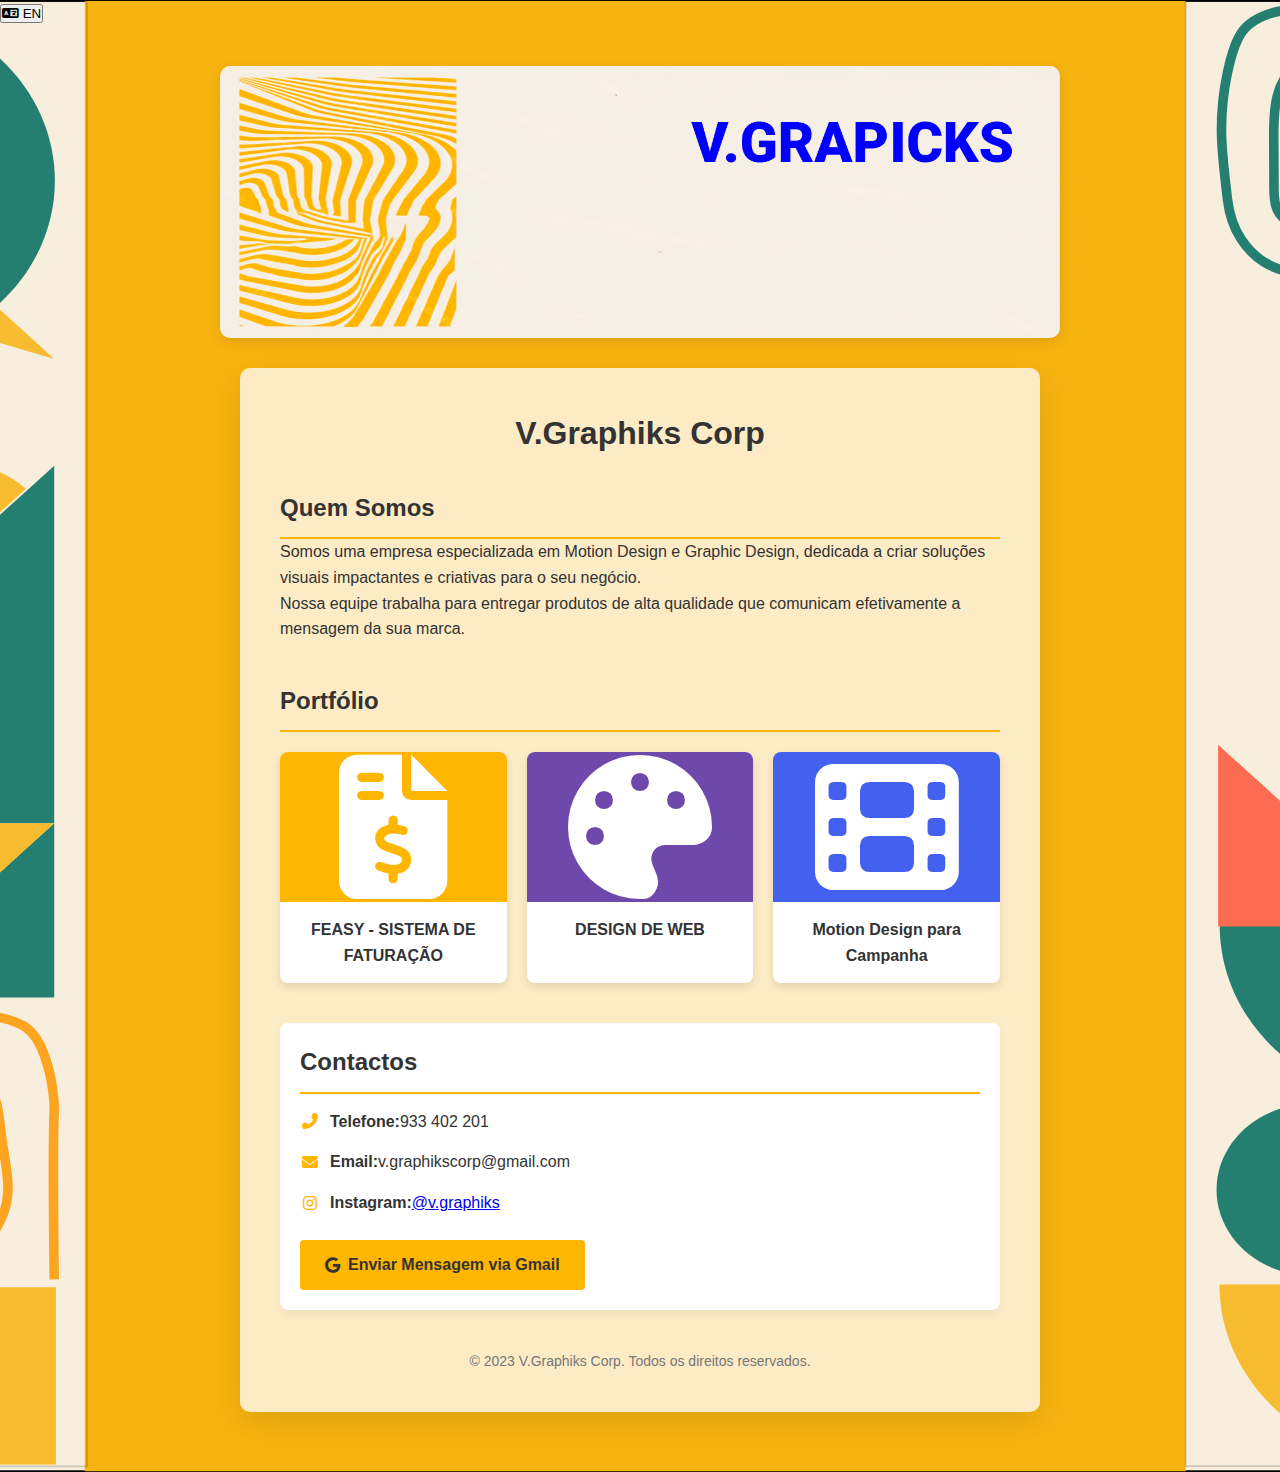
<file: Index.html>
<!DOCTYPE html>
<html lang="pt">
<head>
    <meta charset="UTF-8">
    <meta name="viewport" content="width=device-width, initial-scale=1.0">
    <title>V.Graphiks Corp - Motion & Graphic Design</title>
    <link rel="stylesheet" href="https://cdnjs.cloudflare.com/ajax/libs/font-awesome/6.4.0/css/all.min.css">
    <link rel="stylesheet" href="styles.css">
</head>
<body>
    <!-- Botão de Tradução Fixo -->
    <div class="language-switcher">
        <button id="translate-btn" class="translate-btn">
            <i class="fas fa-language"></i> EN/PT
        </button>
    </div>

    <div class="page-wrapper">
        <!-- Container da Imagem -->
        <div class="header-container">
            <img src="img/head.png" alt="V.Graphiks Corp" class="header-image">
        </div>
        
        <!-- Espaço entre a imagem e o quadrado branco -->
        <div class="image-spacer"></div>
        
        <!-- Container Principal (branco) -->
        <div class="main-container">
            <h1 data-pt="V.Graphiks Corp" data-en="V.Graphiks Corp"></h1>
            
            <div class="about">
                <h2 data-pt="Quem Somos" data-en="About Us"></h2>
                <p data-pt="Somos uma empresa especializada em Motion Design e Graphic Design, dedicada a criar soluções visuais impactantes e criativas para o seu negócio." 
                   data-en="We specialize in Motion Design and Graphic Design, dedicated to creating impactful and creative visual solutions for your business."></p>
                <p data-pt="Nossa equipe trabalha para entregar produtos de alta qualidade que comunicam efetivamente a mensagem da sua marca." 
                   data-en="Our team works to deliver high-quality products that effectively communicate your brand's message."></p>
            </div>
            
            <!-- Seção de Portfólio -->
<div class="portfolio" id="portfolio">
    <h2 data-pt="Portfólio" data-en="Portfolio"></h2>
    <div class="portfolio-grid">
        <!-- Projeto Easy -->
        <a href="portfolio/motion-design.html" class="portfolio-item">
            <div class="portfolio-placeholder" style="background-color: #ffb600;">
                <i class="fas fa-file-invoice-dollar" style="font-size: 3em; color: white;"></i>
            </div>
            <p data-pt="FEASY - SISTEMA DE FATURAÇÃO" data-en="FEASY - BILLING SYSTEM"></p>
        </a>
        
        <!-- Projeto Identidade Visual -->
        <a href="portfolio/visual-identity.html" class="portfolio-item">
            <div class="portfolio-placeholder" style="background-color: #6e48aa;">
                <i class="fas fa-palette" style="font-size: 3em; color: white;"></i>
            </div>
            <p data-pt="DESIGN DE WEB" data-en="WEB DESIGN"></p>
        </a>
        
        <!-- Projeto Motion Design -->
        <a href="portfolio/easy.html" class="portfolio-item">
            <div class="portfolio-placeholder" style="background-color: #4361ee;">
                <i class="fas fa-film" style="font-size: 3em; color: white;"></i>
            </div>
            <p data-pt="Motion Design para Campanha" data-en="?"></p>
        </a>
    </div>
</div>
            
            <div class="contact-info">
                <h2 data-pt="Contactos" data-en="Contact"></h2>
                <p><i class="fas fa-phone-alt contact-icon"></i> <strong data-pt="Telefone:" data-en="Phone:"></strong> 933 402 201</p>
                <p><i class="fas fa-envelope contact-icon"></i> <strong>Email:</strong> v.graphikscorp@gmail.com</p>
                <p><i class="fab fa-instagram contact-icon"></i> <strong>Instagram:</strong> <a href="https://www.instagram.com/v.graphiks/" target="_blank">@v.graphiks</a></p>
                
                <a href="#" id="gmail-btn" class="gmail-btn">
                    <i class="fab fa-google"></i> <span data-pt="Enviar Mensagem via Gmail" data-en="Send Message via Gmail"></span>
                </a>
            </div>
            
            <footer>
                <p data-pt="&copy; 2023 V.Graphiks Corp. Todos os direitos reservados." 
                   data-en="&copy; 2023 V.Graphiks Corp. All rights reserved."></p>
            </footer>
        </div>
    </div>

    <script src="script.js"></script>
</body>
</html>
</file>
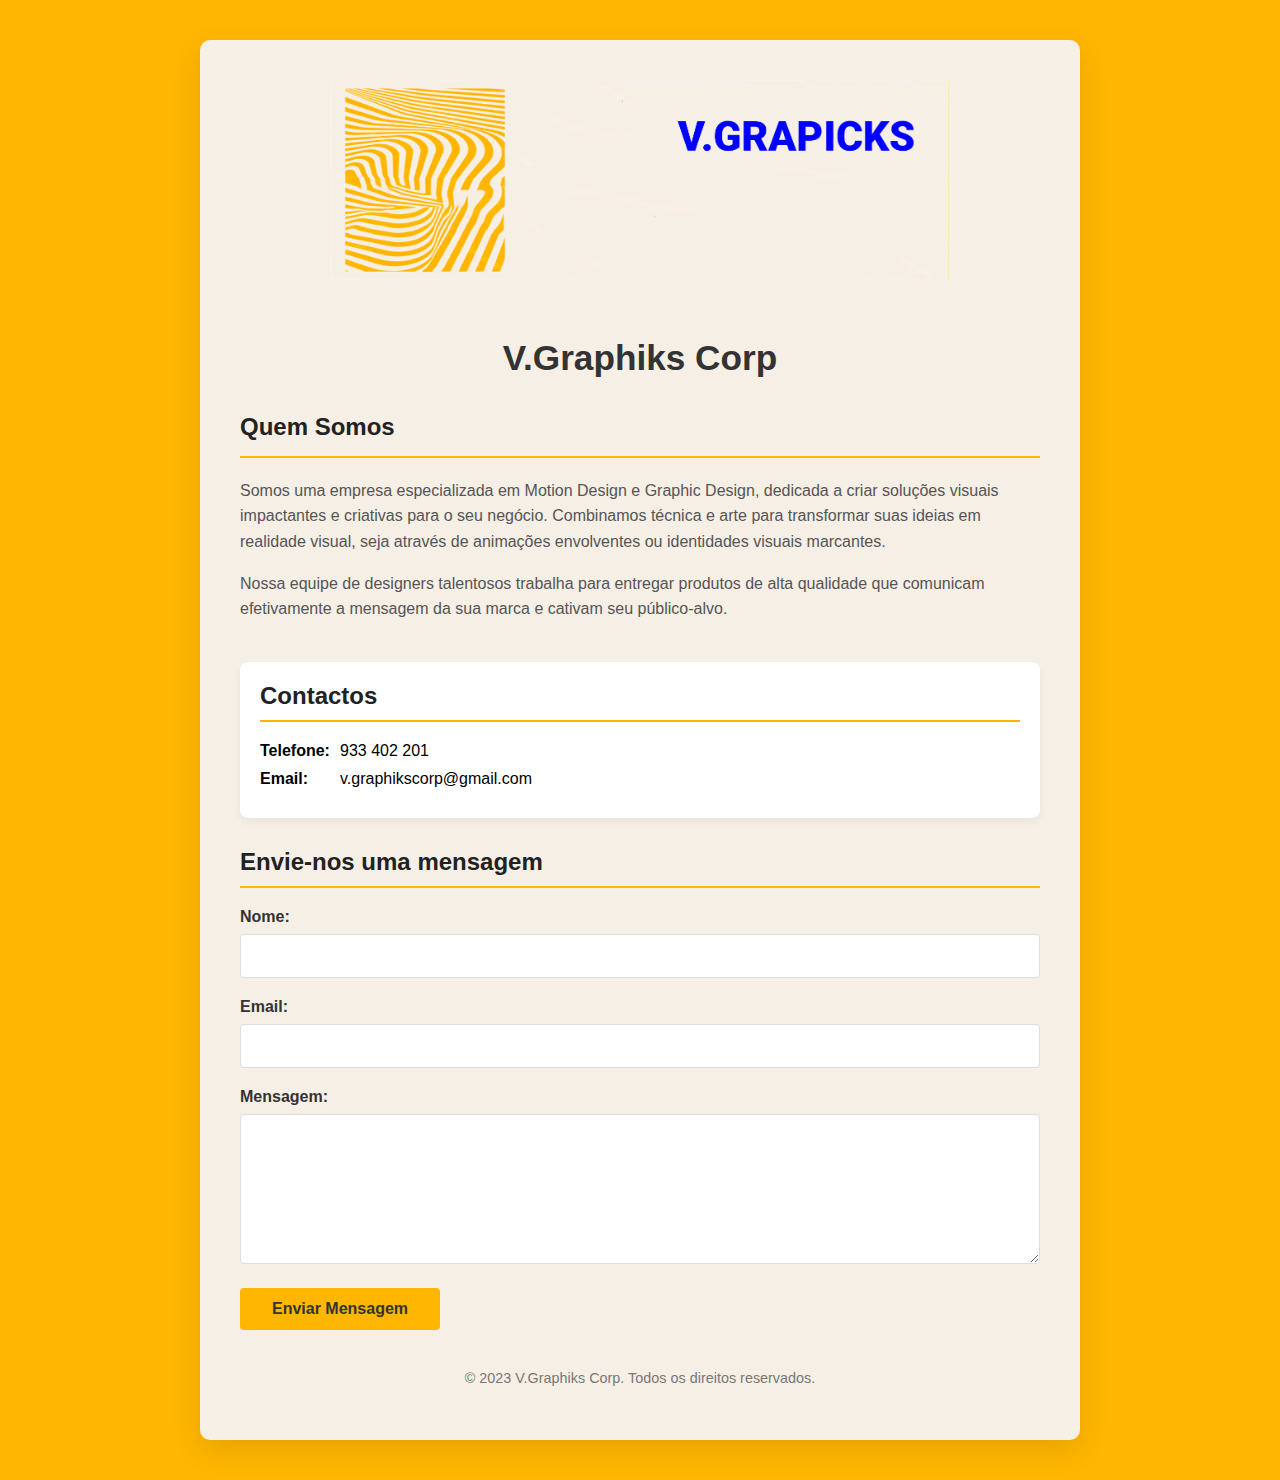
<file: main.html>
<!DOCTYPE html>
<html lang="pt">
<head>
    <meta charset="UTF-8">
    <meta name="viewport" content="width=device-width, initial-scale=1.0">
    <title>V.Graphiks Corp - Motion & Graphic Design</title>
    <style>
        /* Estilos Gerais */
        body {
            margin: 0;
            padding: 40px 0;
            font-family: 'Arial', sans-serif;
            background-color: #ffb600;
            display: flex;
            justify-content: center;
            align-items: center;
            min-height: 100vh;
            box-sizing: border-box;
        }
        
        /* Container Principal */
        .container {
            background-color: #f6efe5;
            width: 80%;
            max-width: 800px;
            padding: 40px;
            border-radius: 10px;
            box-shadow: 0 10px 30px rgba(0, 0, 0, 0.1);
            margin: 0 auto;
        }
        
        /* Imagem do Cabeçalho */
        .header-image {
            width: 100%;
            max-height: 200px;
            object-fit: contain;
            margin-bottom: 30px;
            border-radius: 5px;
        }
        
        /* Títulos */
        h1 {
            color: #333;
            text-align: center;
            margin-bottom: 30px;
            font-size: 2.2em;
        }
        
        h2 {
            color: #222;
            margin-top: 0;
            border-bottom: 2px solid #ffb600;
            padding-bottom: 10px;
            font-size: 1.5em;
        }
        
        /* Seção "Quem Somos" */
        .about {
            margin-bottom: 40px;
            line-height: 1.6;
            color: #555;
        }
        
        .about p {
            margin-bottom: 15px;
        }
        
        /* Informações de Contato */
        .contact-info {
            background-color: #fff;
            padding: 20px;
            border-radius: 8px;
            margin-bottom: 30px;
            box-shadow: 0 4px 8px rgba(0, 0, 0, 0.05);
        }
        
        .contact-info p {
            margin: 10px 0;
            display: flex;
            align-items: center;
        }
        
        .contact-info p strong {
            min-width: 80px;
            display: inline-block;
        }
        
        /* Formulário de Contato */
        .contact-form {
            margin-top: 30px;
        }
        
        .form-group {
            margin-bottom: 20px;
        }
        
        label {
            display: block;
            margin-bottom: 8px;
            color: #333;
            font-weight: bold;
        }
        
        input, textarea {
            width: 100%;
            padding: 12px;
            border: 1px solid #ddd;
            border-radius: 4px;
            font-family: 'Arial', sans-serif;
            font-size: 1em;
            transition: border-color 0.3s;
            box-sizing: border-box;
        }
        
        input:focus, textarea:focus {
            border-color: #ffb600;
            outline: none;
            box-shadow: 0 0 0 2px rgba(255, 182, 0, 0.2);
        }
        
        textarea {
            height: 150px;
            resize: vertical;
        }
        
        /* Botão */
        button {
            background-color: #ffb600;
            color: #333;
            border: none;
            padding: 12px 25px;
            border-radius: 4px;
            cursor: pointer;
            font-weight: bold;
            transition: all 0.3s;
            font-size: 1em;
            width: 100%;
            max-width: 200px;
        }
        
        button:hover {
            background-color: #e6a500;
            transform: translateY(-2px);
            box-shadow: 0 4px 8px rgba(0, 0, 0, 0.1);
        }
        
        /* Rodapé */
        footer {
            text-align: center;
            margin-top: 40px;
            color: #777;
            font-size: 0.9em;
        }
        
        /* Responsividade */
        @media (max-width: 768px) {
            body {
                padding: 30px 0;
            }
            
            .container {
                width: 90%;
                padding: 30px;
            }
            
            h1 {
                font-size: 1.8em;
            }
            
            h2 {
                font-size: 1.3em;
            }
        }
        
        @media (max-width: 480px) {
            body {
                padding: 20px 0;
            }
            
            .container {
                width: 95%;
                padding: 20px;
            }
            
            button {
                max-width: 100%;
            }
        }
    </style>
</head>
<body>
    <div class="container">
        <!-- Imagem no Topo -->
        <img src="img/head.png" alt="V.Graphiks Corp - Motion Design" class="header-image">
        
        <h1>V.Graphiks Corp</h1>
        
        <div class="about">
            <h2>Quem Somos</h2>
            <p>Somos uma empresa especializada em Motion Design e Graphic Design, dedicada a criar soluções visuais impactantes e criativas para o seu negócio. Combinamos técnica e arte para transformar suas ideias em realidade visual, seja através de animações envolventes ou identidades visuais marcantes.</p>
            <p>Nossa equipe de designers talentosos trabalha para entregar produtos de alta qualidade que comunicam efetivamente a mensagem da sua marca e cativam seu público-alvo.</p>
        </div>
        
        <div class="contact-info">
            <h2>Contactos</h2>
            <p><strong>Telefone:</strong> 933 402 201</p>
            <p><strong>Email:</strong> v.graphikscorp@gmail.com</p>
        </div>
        
        <div class="contact-form">
            <h2>Envie-nos uma mensagem</h2>
            <form action="mailto:v.graphikscorp@gmail.com" method="post" enctype="text/plain">
                <div class="form-group">
                    <label for="name">Nome:</label>
                    <input type="text" id="name" name="name" required>
                </div>
                
                <div class="form-group">
                    <label for="email">Email:</label>
                    <input type="email" id="email" name="email" required>
                </div>
                
                <div class="form-group">
                    <label for="message">Mensagem:</label>
                    <textarea id="message" name="message" required></textarea>
                </div>
                
                <button type="submit">Enviar Mensagem</button>
            </form>
        </div>
        
        <footer>
            <p>&copy; 2023 V.Graphiks Corp. Todos os direitos reservados.</p>
        </footer>
    </div>
</body>
</html>
</file>
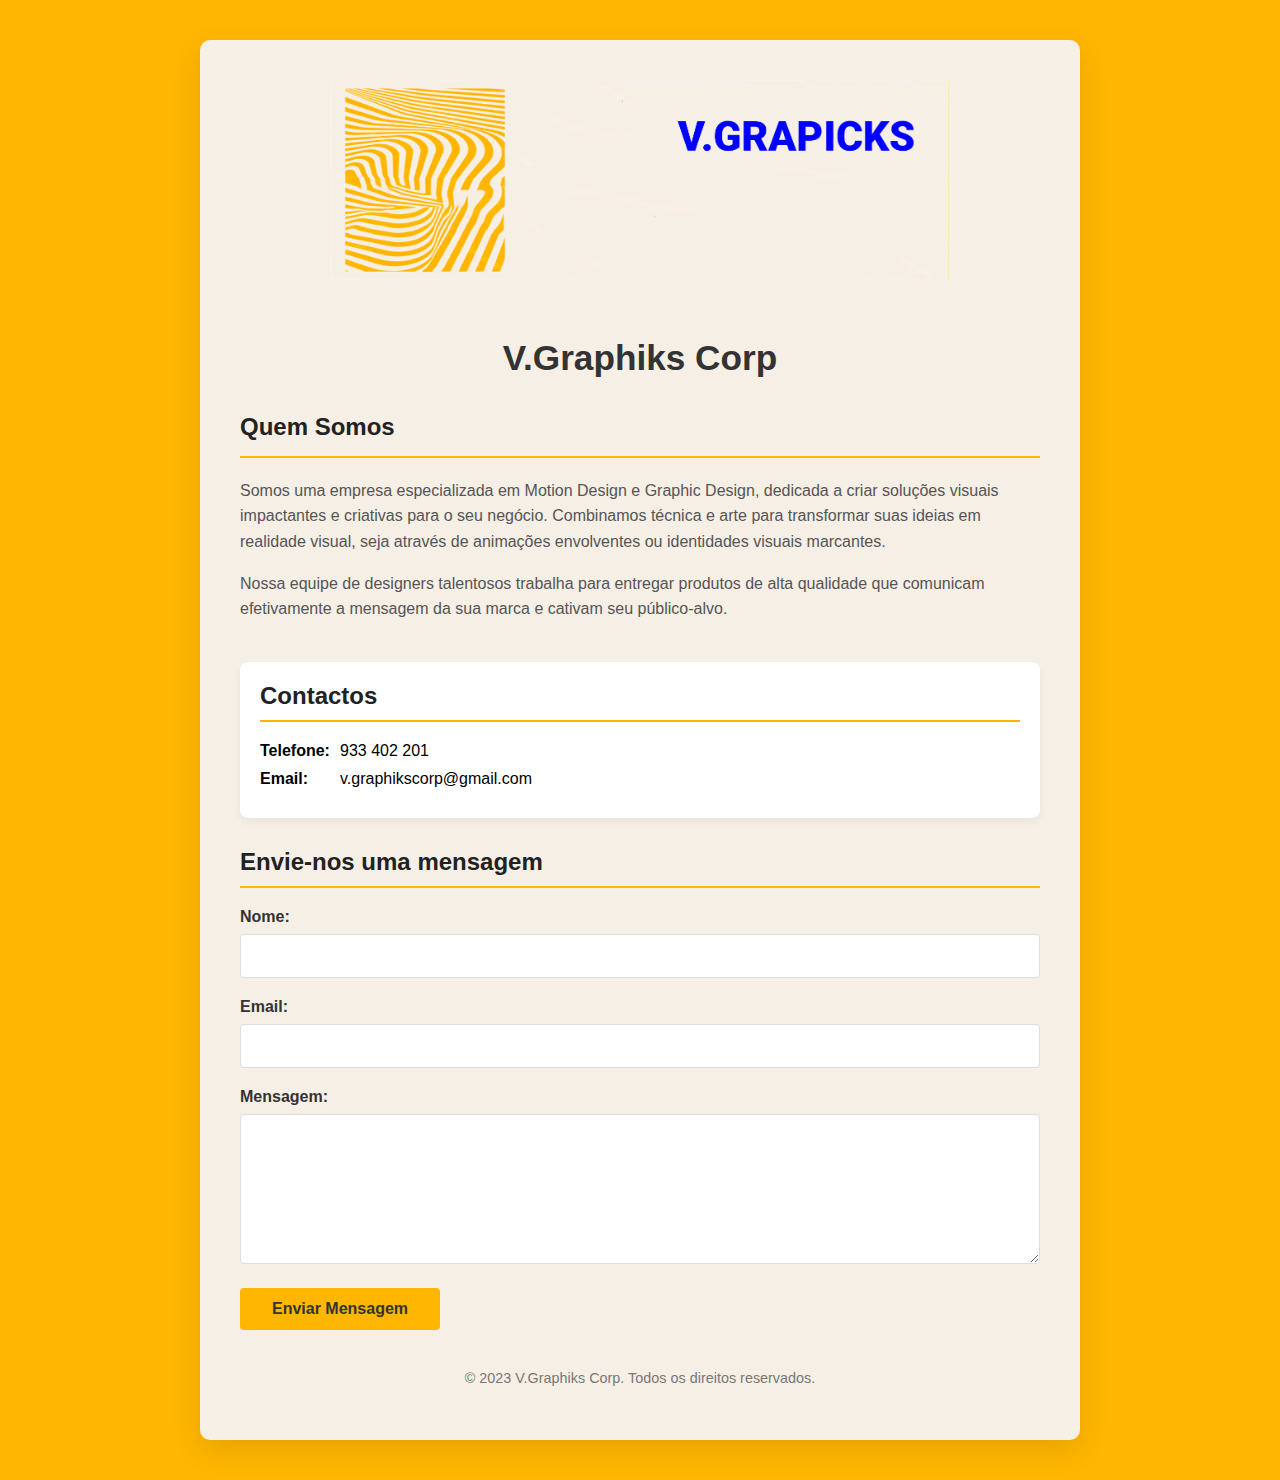
<file: VGRAPHIKS.html>
<!DOCTYPE html>
<html lang="pt">
<head>
    <meta charset="UTF-8">
    <meta name="viewport" content="width=device-width, initial-scale=1.0">
    <title>V.Graphiks Corp - Motion & Graphic Design</title>
    <style>
        /* Estilos Gerais */
        body {
            margin: 0;
            padding: 40px 0;
            font-family: 'Arial', sans-serif;
            background-color: #ffb600;
            display: flex;
            justify-content: center;
            align-items: center;
            min-height: 100vh;
            box-sizing: border-box;
        }
        
        /* Container Principal */
        .container {
            background-color: #f6efe5;
            width: 80%;
            max-width: 800px;
            padding: 40px;
            border-radius: 10px;
            box-shadow: 0 10px 30px rgba(0, 0, 0, 0.1);
            margin: 0 auto;
        }
        
        /* Imagem do Cabeçalho */
        .header-image {
            width: 100%;
            max-height: 200px;
            object-fit: contain;
            margin-bottom: 30px;
            border-radius: 5px;
        }
        
        /* Títulos */
        h1 {
            color: #333;
            text-align: center;
            margin-bottom: 30px;
            font-size: 2.2em;
        }
        
        h2 {
            color: #222;
            margin-top: 0;
            border-bottom: 2px solid #ffb600;
            padding-bottom: 10px;
            font-size: 1.5em;
        }
        
        /* Seção "Quem Somos" */
        .about {
            margin-bottom: 40px;
            line-height: 1.6;
            color: #555;
        }
        
        .about p {
            margin-bottom: 15px;
        }
        
        /* Informações de Contato */
        .contact-info {
            background-color: #fff;
            padding: 20px;
            border-radius: 8px;
            margin-bottom: 30px;
            box-shadow: 0 4px 8px rgba(0, 0, 0, 0.05);
        }
        
        .contact-info p {
            margin: 10px 0;
            display: flex;
            align-items: center;
        }
        
        .contact-info p strong {
            min-width: 80px;
            display: inline-block;
        }
        
        /* Formulário de Contato */
        .contact-form {
            margin-top: 30px;
        }
        
        .form-group {
            margin-bottom: 20px;
        }
        
        label {
            display: block;
            margin-bottom: 8px;
            color: #333;
            font-weight: bold;
        }
        
        input, textarea {
            width: 100%;
            padding: 12px;
            border: 1px solid #ddd;
            border-radius: 4px;
            font-family: 'Arial', sans-serif;
            font-size: 1em;
            transition: border-color 0.3s;
            box-sizing: border-box;
        }
        
        input:focus, textarea:focus {
            border-color: #ffb600;
            outline: none;
            box-shadow: 0 0 0 2px rgba(255, 182, 0, 0.2);
        }
        
        textarea {
            height: 150px;
            resize: vertical;
        }
        
        /* Botão */
        button {
            background-color: #ffb600;
            color: #333;
            border: none;
            padding: 12px 25px;
            border-radius: 4px;
            cursor: pointer;
            font-weight: bold;
            transition: all 0.3s;
            font-size: 1em;
            width: 100%;
            max-width: 200px;
        }
        
        button:hover {
            background-color: #e6a500;
            transform: translateY(-2px);
            box-shadow: 0 4px 8px rgba(0, 0, 0, 0.1);
        }
        
        /* Rodapé */
        footer {
            text-align: center;
            margin-top: 40px;
            color: #777;
            font-size: 0.9em;
        }
        
        /* Responsividade */
        @media (max-width: 768px) {
            body {
                padding: 30px 0;
            }
            
            .container {
                width: 90%;
                padding: 30px;
            }
            
            h1 {
                font-size: 1.8em;
            }
            
            h2 {
                font-size: 1.3em;
            }
        }
        
        @media (max-width: 480px) {
            body {
                padding: 20px 0;
            }
            
            .container {
                width: 95%;
                padding: 20px;
            }
            
            button {
                max-width: 100%;
            }
        }
    </style>
</head>
<body>
    <div class="container">
        <!-- Imagem no Topo -->
        <img src="img/head.png" alt="V.Graphiks Corp - Motion Design" class="header-image">
        
        <h1>V.Graphiks Corp</h1>
        
        <div class="about">
            <h2>Quem Somos</h2>
            <p>Somos uma empresa especializada em Motion Design e Graphic Design, dedicada a criar soluções visuais impactantes e criativas para o seu negócio. Combinamos técnica e arte para transformar suas ideias em realidade visual, seja através de animações envolventes ou identidades visuais marcantes.</p>
            <p>Nossa equipe de designers talentosos trabalha para entregar produtos de alta qualidade que comunicam efetivamente a mensagem da sua marca e cativam seu público-alvo.</p>
        </div>
        
        <div class="contact-info">
            <h2>Contactos</h2>
            <p><strong>Telefone:</strong> 933 402 201</p>
            <p><strong>Email:</strong> v.graphikscorp@gmail.com</p>
        </div>
        
        <div class="contact-form">
            <h2>Envie-nos uma mensagem</h2>
            <form action="mailto:v.graphikscorp@gmail.com" method="post" enctype="text/plain">
                <div class="form-group">
                    <label for="name">Nome:</label>
                    <input type="text" id="name" name="name" required>
                </div>
                
                <div class="form-group">
                    <label for="email">Email:</label>
                    <input type="email" id="email" name="email" required>
                </div>
                
                <div class="form-group">
                    <label for="message">Mensagem:</label>
                    <textarea id="message" name="message" required></textarea>
                </div>
                
                <button type="submit">Enviar Mensagem</button>
            </form>
        </div>
        
        <footer>
            <p>&copy; 2023 V.Graphiks Corp. Todos os direitos reservados.</p>
        </footer>
    </div>
</body>
</html>
</file>
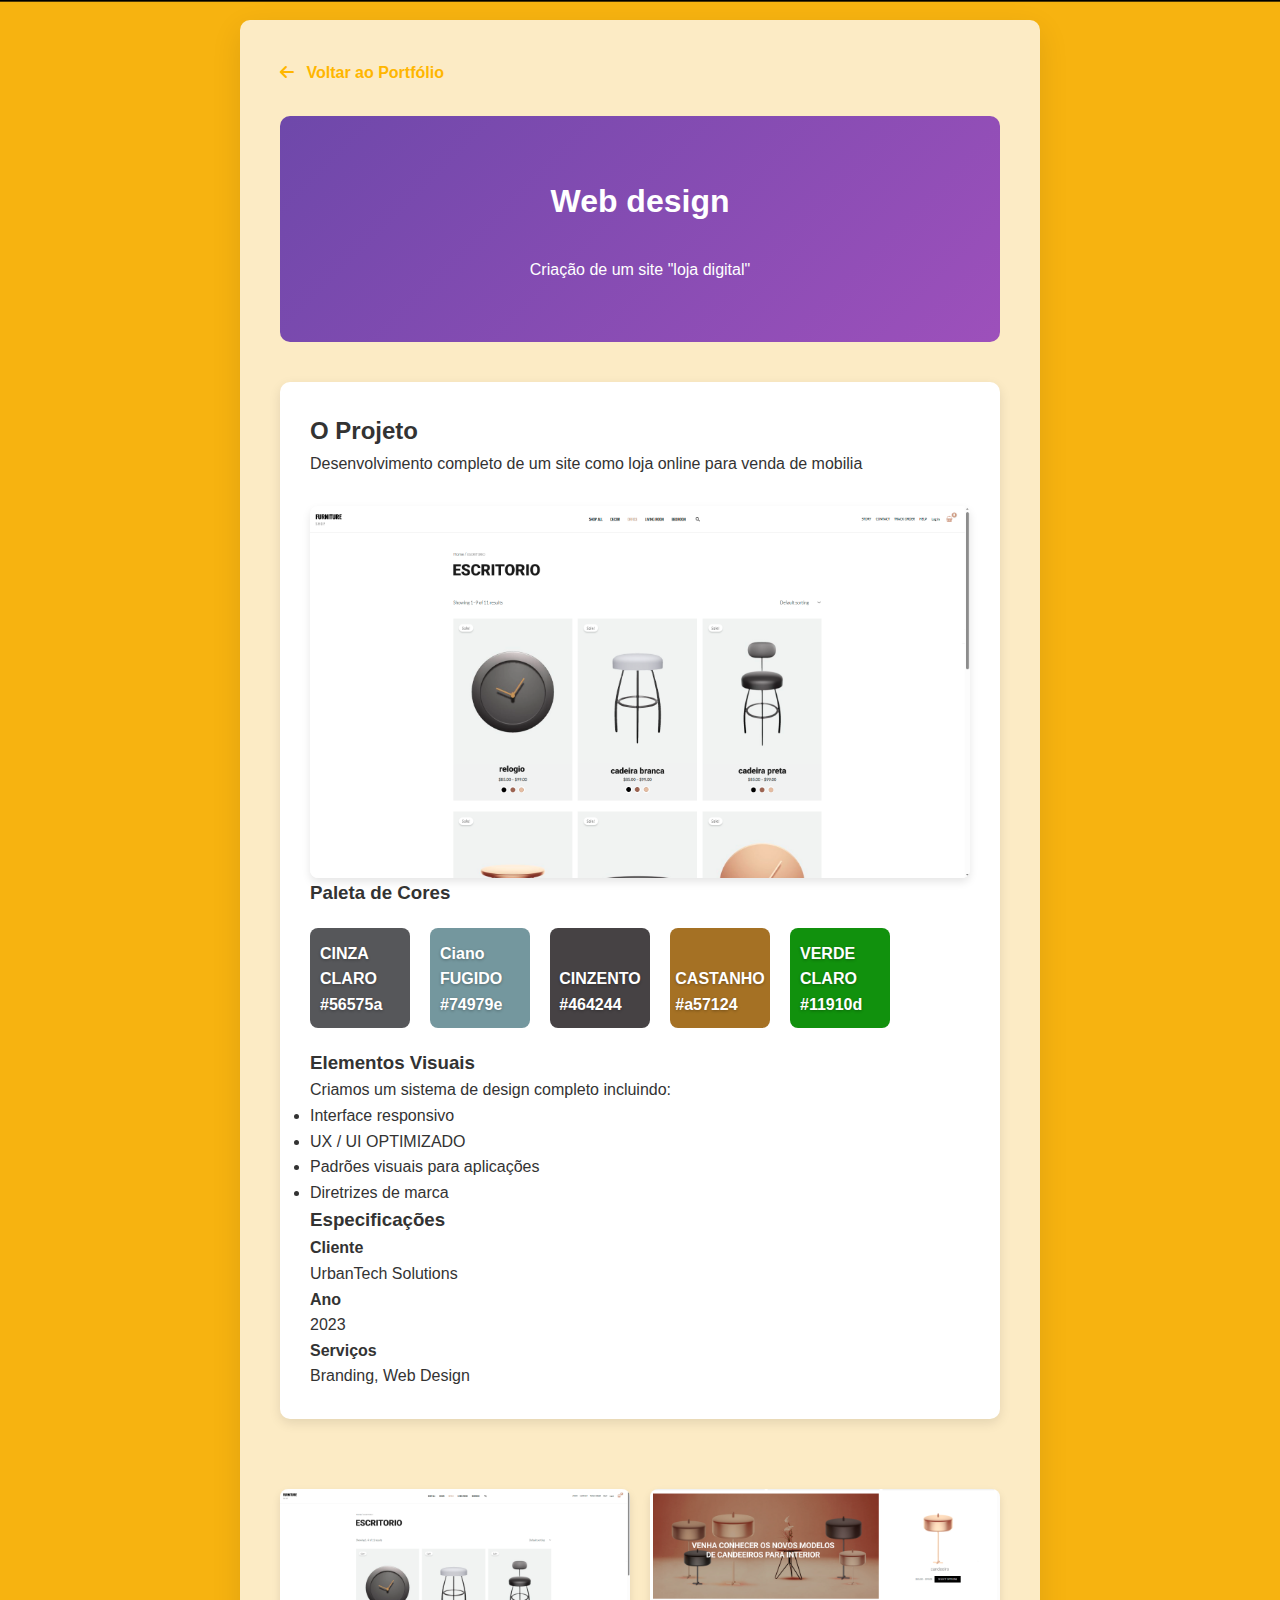
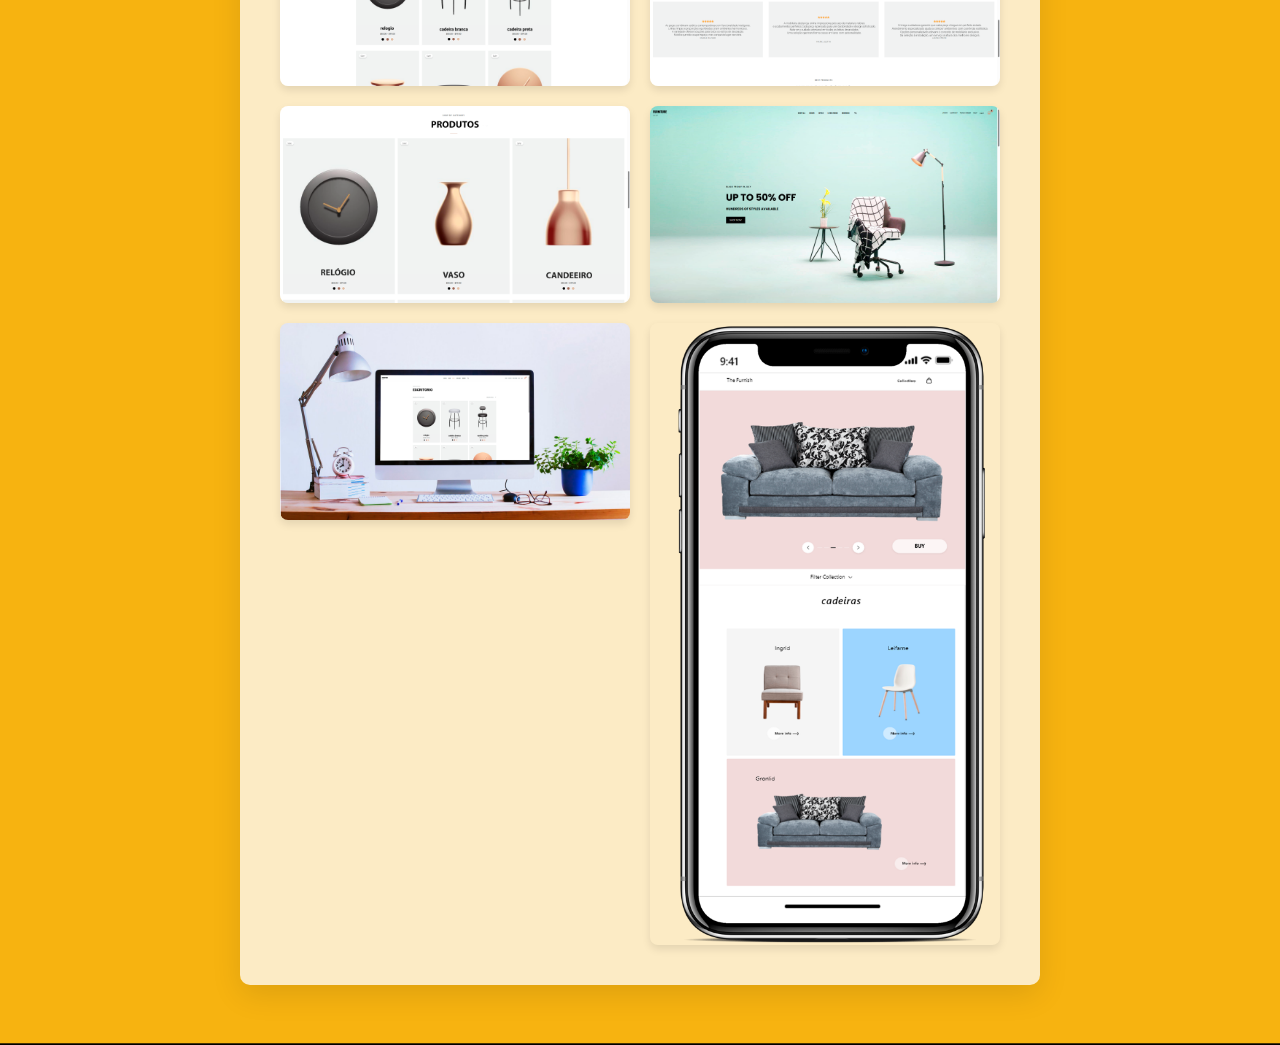
<file: portfolio/identidade-visual-corporativa.html>
<!DOCTYPE html>
<html lang="pt">
<head>
    <meta charset="UTF-8">
    <meta name="viewport" content="width=device-width, initial-scale=1.0">
    <title>Identidade Visual Corporativa / web design</title>
    <link rel="stylesheet" href="https://cdnjs.cloudflare.com/ajax/libs/font-awesome/6.4.0/css/all.min.css">
    <link rel="stylesheet" href="../styles.css">
    <style>
        .project-hero {
            background: linear-gradient(135deg, #6e48aa 0%, #9d50bb 100%);
            color: white;
            padding: 60px 0;
            text-align: center;
            margin-bottom: 40px;
            border-radius: 10px;
        }
        
        .project-content {
            display: grid;
            grid-template-columns: 1fr;
            gap: 40px;
        }
        
        .project-details {
            background: white;
            padding: 30px;
            border-radius: 10px;
            box-shadow: 0 4px 12px rgba(0,0,0,0.1);
        }
        
        .project-gallery {
            display: grid;
            grid-template-columns: repeat(auto-fit, minmax(300px, 1fr));
            gap: 20px;
            margin-top: 30px;
        }
        
        .project-gallery img {
            width: 100%;
            border-radius: 8px;
            box-shadow: 0 4px 8px rgba(0,0,0,0.1);
            transition: transform 0.3s;
        }
        
        .project-gallery img:hover {
            transform: scale(1.03);
        }
        
        .back-btn {
            display: inline-block;
            margin-bottom: 30px;
            color: #ffb600;
            font-weight: bold;
            text-decoration: none;
        }
        
        .back-btn i {
            margin-right: 8px;
        }
        
        .brand-colors {
            display: flex;
            gap: 20px;
            margin: 20px 0;
            flex-wrap: wrap;
        }
        
        .color-swatch {
            width: 100px;
            height: 100px;
            border-radius: 8px;
            display: flex;
            align-items: flex-end;
            justify-content: center;
            padding: 10px;
            box-sizing: border-box;
            color: white;
            font-weight: bold;
            text-shadow: 0 1px 3px rgba(0,0,0,0.3);
        }
        
        .language-selector-container {
            position: absolute;
            top: 20px;
            right: 20px;
            z-index: 100;
        }

        .language-selector {
            padding: 8px 12px;
            border-radius: 4px;
            border: 1px solid #ffb600;
            background-color: white;
            color: #333;
            font-family: 'Arial', sans-serif;
            cursor: pointer;
            outline: none;
        }
    </style>
</head>
<body>
    <div class="page-wrapper">
        <div class="main-container">
            <a href="../index.html#portfolio" class="back-btn">
                <i class="fas fa-arrow-left"></i> Voltar ao Portfólio
            </a>
            
            <div class="project-hero">
                <h1>Web design</h1>
                <p>Criação de um site "loja digital"</p>
            </div>
            
            <div class="project-content">
                <div class="project-details">
                    <h2>O Projeto</h2>
                    <p>Desenvolvimento completo de um site como loja online para venda de mobilia</p>
                    
                <div class="project-gallery">
                    <img src="../img/STORE 1.png" alt="">

                </div>

                    <h3>Paleta de Cores</h3>
                    <div class="brand-colors">
                        <div class="color-swatch" style="background-color: #56575a;">CINZA CLARO<br>#56575a</div>
                        <div class="color-swatch" style="background-color: #74979e;">Ciano FUGIDO<br>#74979e</div>
                        <div class="color-swatch" style="background-color: #464244;">CINZENTO<br>#464244</div>
                        <div class="color-swatch" style="background-color: #a57124;">CASTANHO<br>#a57124</div>
                         <div class="color-swatch" style="background-color: #11910d;">VERDE CLARO<br>#11910d</div>
                    </div>
                    
                    <h3>Elementos Visuais</h3>
                    <p>Criamos um sistema de design completo incluindo:</p>
                    <ul>
                        <li>Interface responsivo</li>
                        <li>UX / UI OPTIMIZADO</li>
                        <li>Padrões visuais para aplicações</li>
                        <li>Diretrizes de marca</li>
                    </ul>
                    
                    <div class="project-specs">
                        <h3>Especificações</h3>
                        <div class="specs-grid">
                            <div class="spec-item">
                                <h4>Cliente</h4>
                                <p>UrbanTech Solutions</p>
                            </div>
                            <div class="spec-item">
                                <h4>Ano</h4>
                                <p>2023</p>
                            </div>
                            <div class="spec-item">
                                <h4>Serviços</h4>
                                <p>Branding, Web Design</p>
                            </div>
                        </div>
                    </div>
                </div>
                
                <div class="project-gallery">
                    <img src="../img/STORE 1.png" alt="">
                    <img src="../img/STORE 2.png" alt="">
                    <img src="../img/STORE 3.png" alt="">
                    <img src="../img/STORE 4.png" alt="">
                    <img src="../img/store exemplo.png" alt="">
                    <img src="../img/app.png" alt="">
                </div>
            </div>
        </div>
    </div>

    <script src="../script.js"></script>
</body>
</html>
</file>
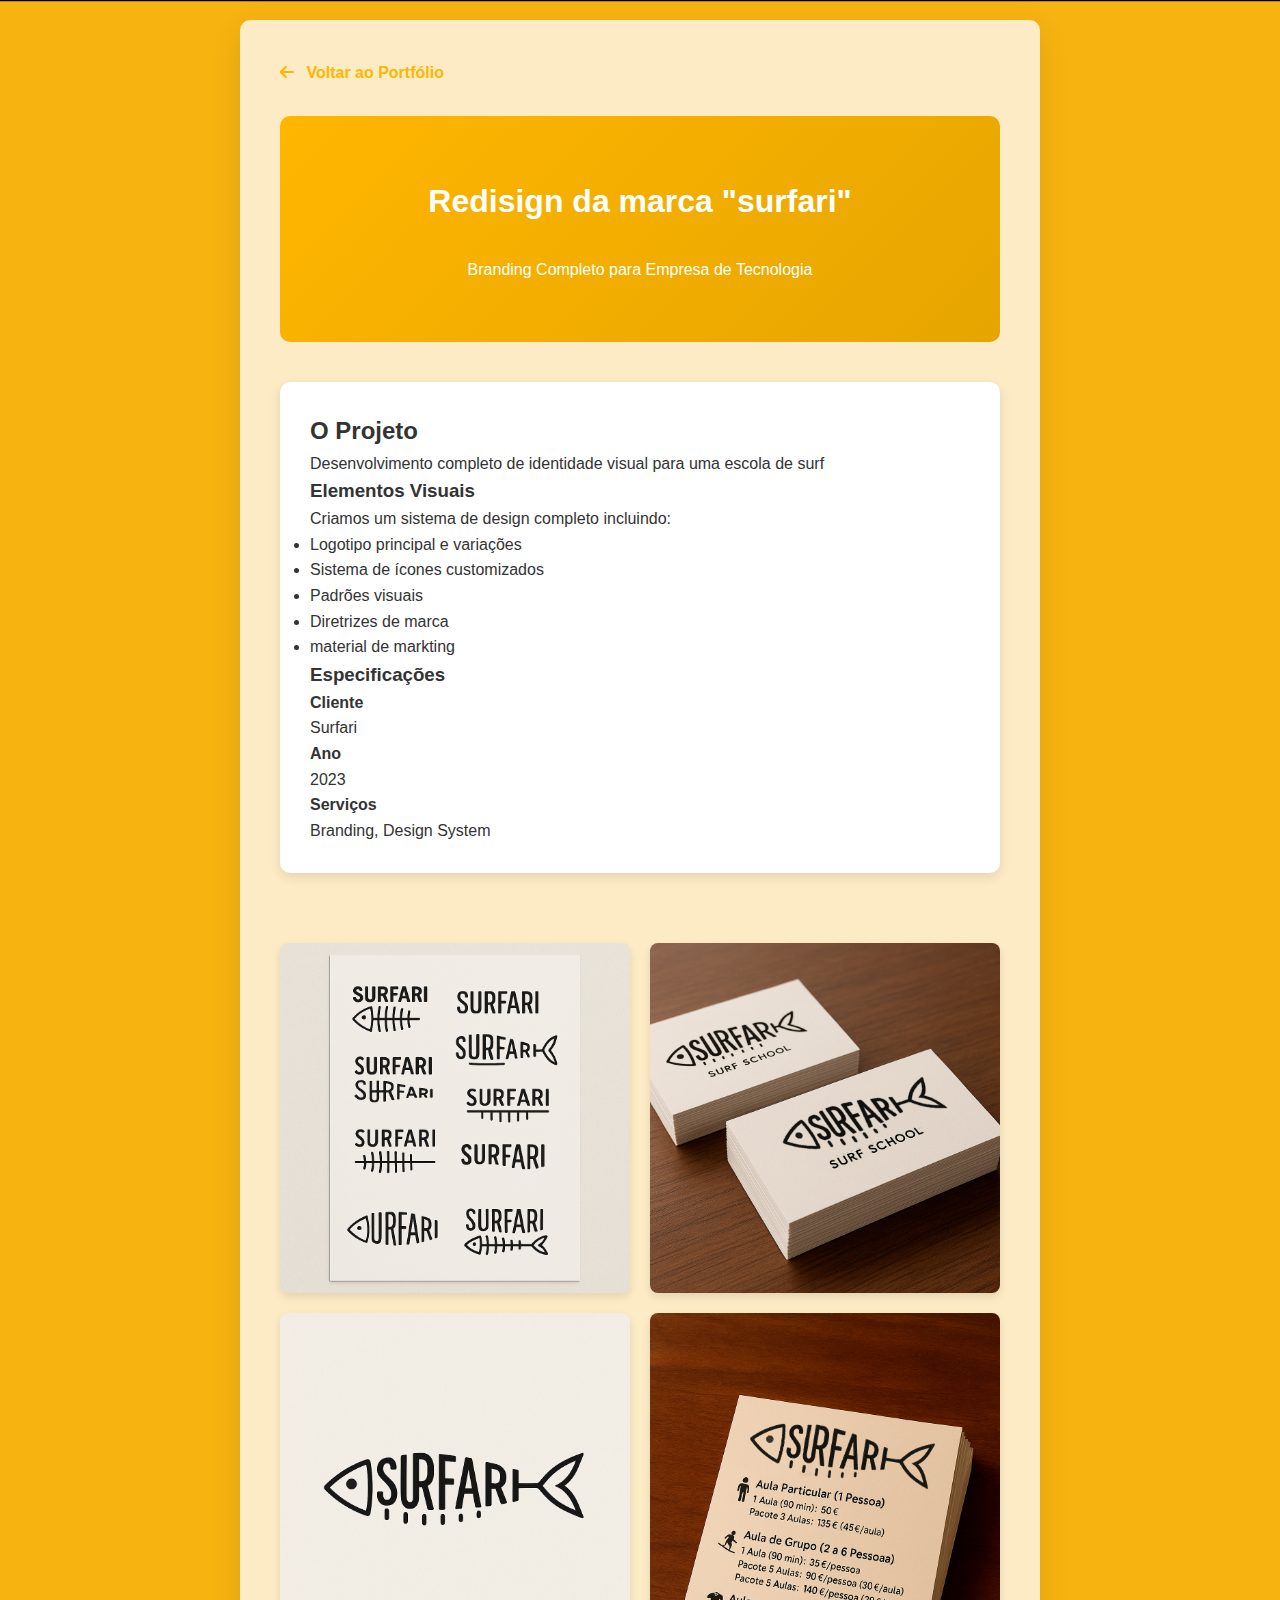
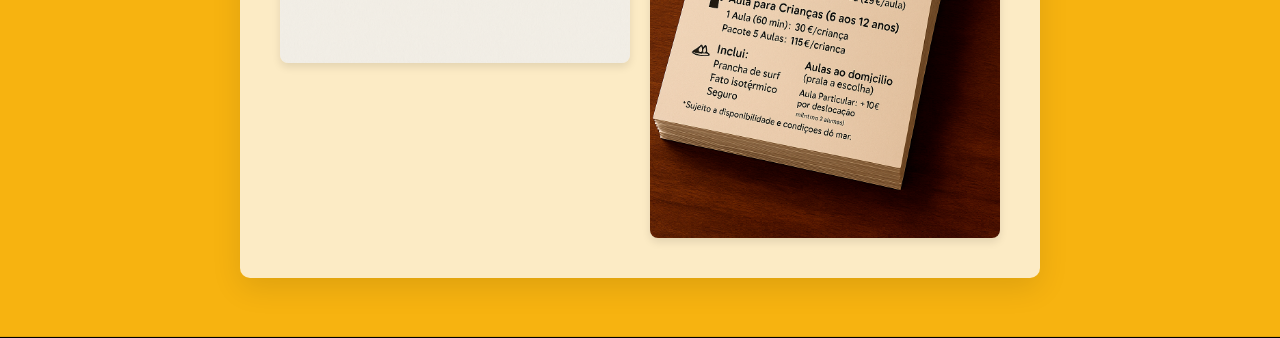
<file: portfolio/surfari.html>
<!DOCTYPE html>
<html lang="pt">
<head>
    <meta charset="UTF-8">
    <meta name="viewport" content="width=device-width, initial-scale=1.0">
    <title>Redesign corporativo - Surfari</title>
    <link rel="stylesheet" href="https://cdnjs.cloudflare.com/ajax/libs/font-awesome/6.4.0/css/all.min.css">
    <link rel="stylesheet" href="../styles.css">
    <style>
        .project-hero {
            background: linear-gradient(135deg, #ffb600 0%, #e6a500 100%);
            color: white;
            padding: 60px 0;
            text-align: center;
            margin-bottom: 40px;
            border-radius: 10px;
        }
        
        .project-content {
            display: grid;
            grid-template-columns: 1fr;
            gap: 40px;
        }
        
        .project-details {
            background: white;
            padding: 30px;
            border-radius: 10px;
            box-shadow: 0 4px 12px rgba(0,0,0,0.1);
        }
        
        .project-gallery {
            display: grid;
            grid-template-columns: repeat(auto-fit, minmax(300px, 1fr));
            gap: 20px;
            margin-top: 30px;
        }
        
        .project-gallery img {
            width: 100%;
            border-radius: 8px;
            box-shadow: 0 4px 8px rgba(0,0,0,0.1);
            transition: transform 0.3s;
        }
        
        .project-gallery img:hover {
            transform: scale(1.03);
        }
        
        .back-btn {
            display: inline-block;
            margin-bottom: 30px;
            color: #ffb600;
            font-weight: bold;
            text-decoration: none;
        }
        
        .back-btn i {
            margin-right: 8px;
        }
        
        .language-selector-container {
            position: absolute;
            top: 20px;
            right: 20px;
            z-index: 100;
        }

        .language-selector {
            padding: 8px 12px;
            border-radius: 4px;
            border: 1px solid #ffb600;
            background-color: white;
            color: #333;
            font-family: 'Arial', sans-serif;
            cursor: pointer;
            outline: none;
        }
    </style>
</head>
<body>
    <div class="page-wrapper">
        <div class="main-container">
            <a href="../index.html#portfolio" class="back-btn">
                <i class="fas fa-arrow-left"></i> Voltar ao Portfólio
            </a>
            
            <div class="project-hero">
                <h1>Redisign da marca "surfari"</h1>
                <p>Branding Completo para Empresa de Tecnologia</p>
            </div>
            
            <div class="project-content">
                <div class="project-details">
                    <h2>O Projeto</h2>
                    <p>Desenvolvimento completo de identidade visual para uma escola de surf</p>
                
                    
                    <h3>Elementos Visuais</h3>
                    <p>Criamos um sistema de design completo incluindo:</p>
                    <ul>
                        <li>Logotipo principal e variações</li>
                        <li>Sistema de ícones customizados</li>
                        <li>Padrões visuais</li>
                        <li>Diretrizes de marca</li>
                        <li>material de markting</li>
                    </ul>
                    
                    <div class="project-specs">
                        <h3>Especificações</h3>
                        <div class="specs-grid">
                            <div class="spec-item">
                                <h4>Cliente</h4>
                                <p>Surfari</p>
                            </div>
                            <div class="spec-item">
                                <h4>Ano</h4>
                                <p>2023</p>
                            </div>
                            <div class="spec-item">
                                <h4>Serviços</h4>
                                <p>Branding, Design System</p>
                            </div>
                        </div>
                    </div>
                </div>
                
                <div class="project-gallery">
                    <img src="../img/Conceitos de Logotipo _Surfari_ em Preto e Branco.png" alt="Logotipo UrbanTech">
                    <img src="../img/ChatGPT Image 19_05_2025, 22_51_04.png" alt="Aplicação em Papelaria">
                    <img src="../img/Logo de Surfari em Preto e Branco.png" alt="Sistema de Ícones">
                    <img src="../img/Flyer de Aulas de Surf.png" alt="Mockup Digital">
                </div>
            </div>
        </div>
    </div>

    <script src="../script.js"></script>
</body>
</html>
</file>
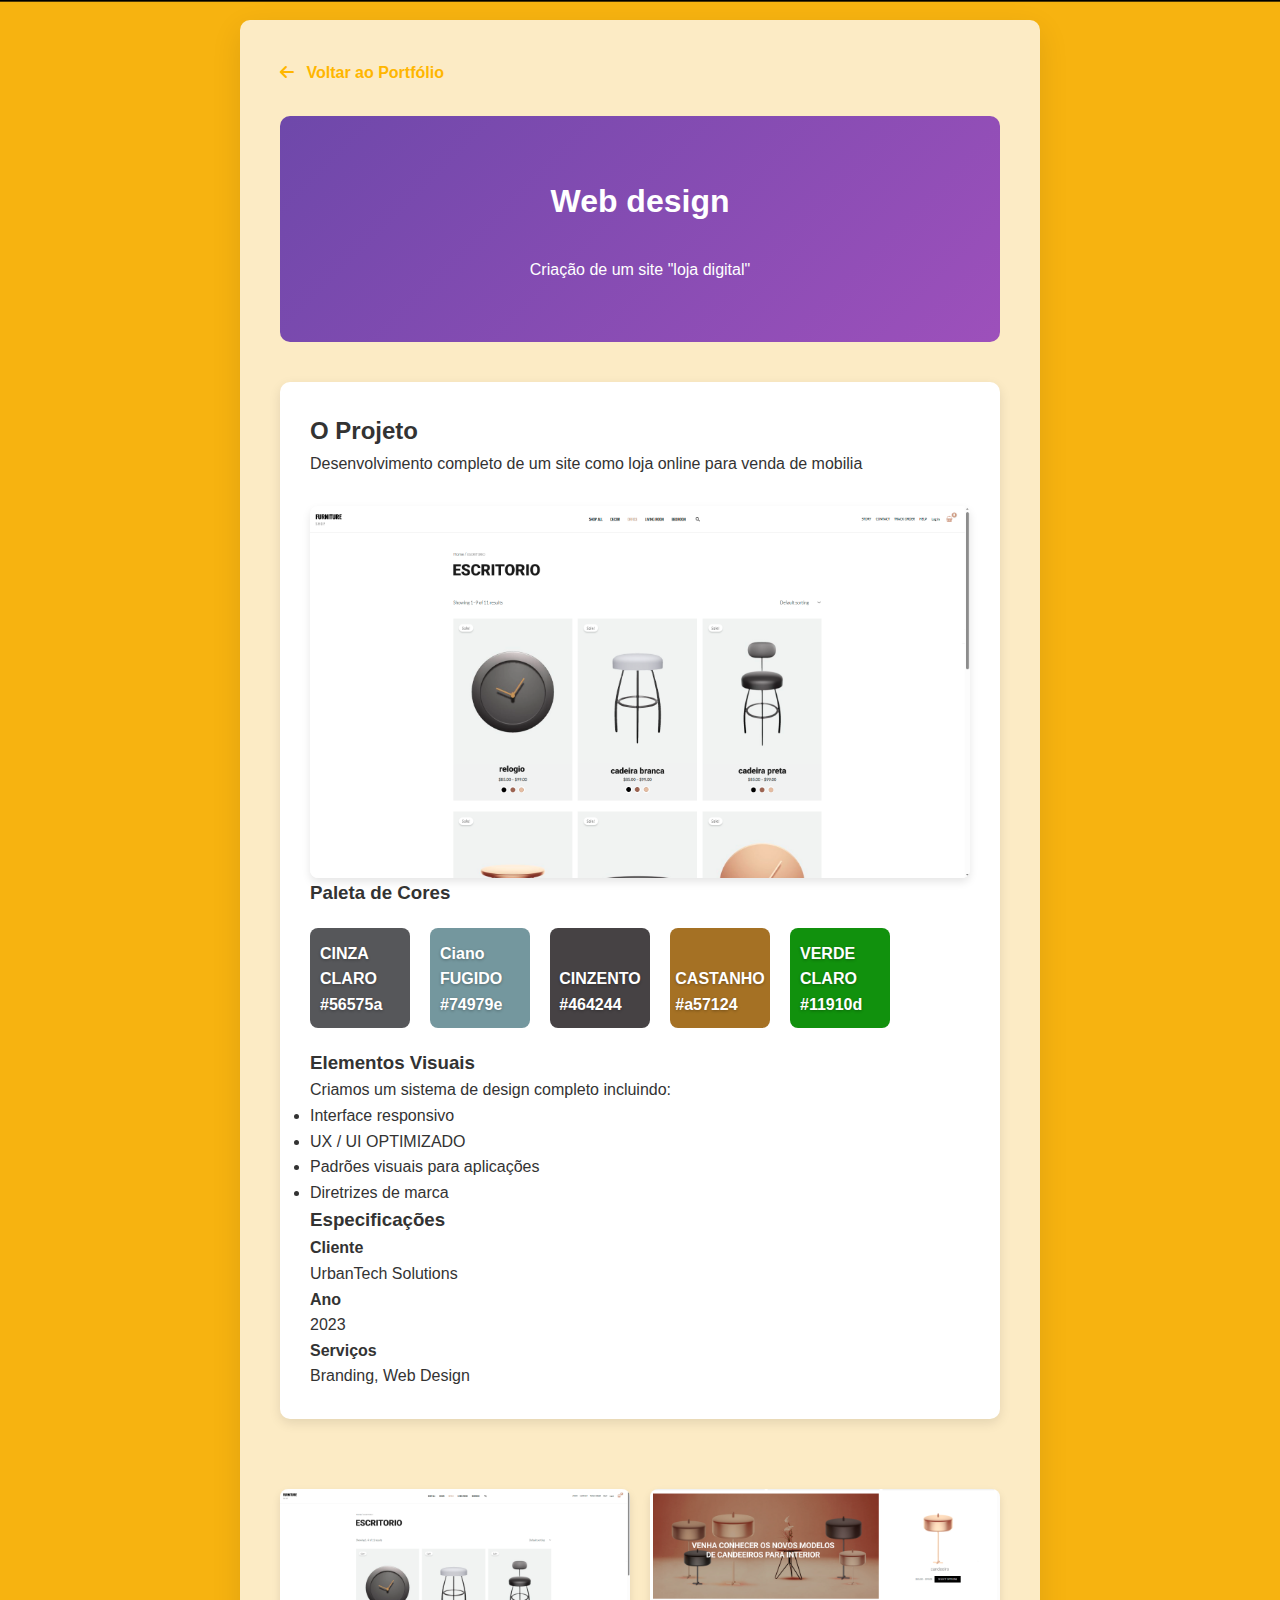
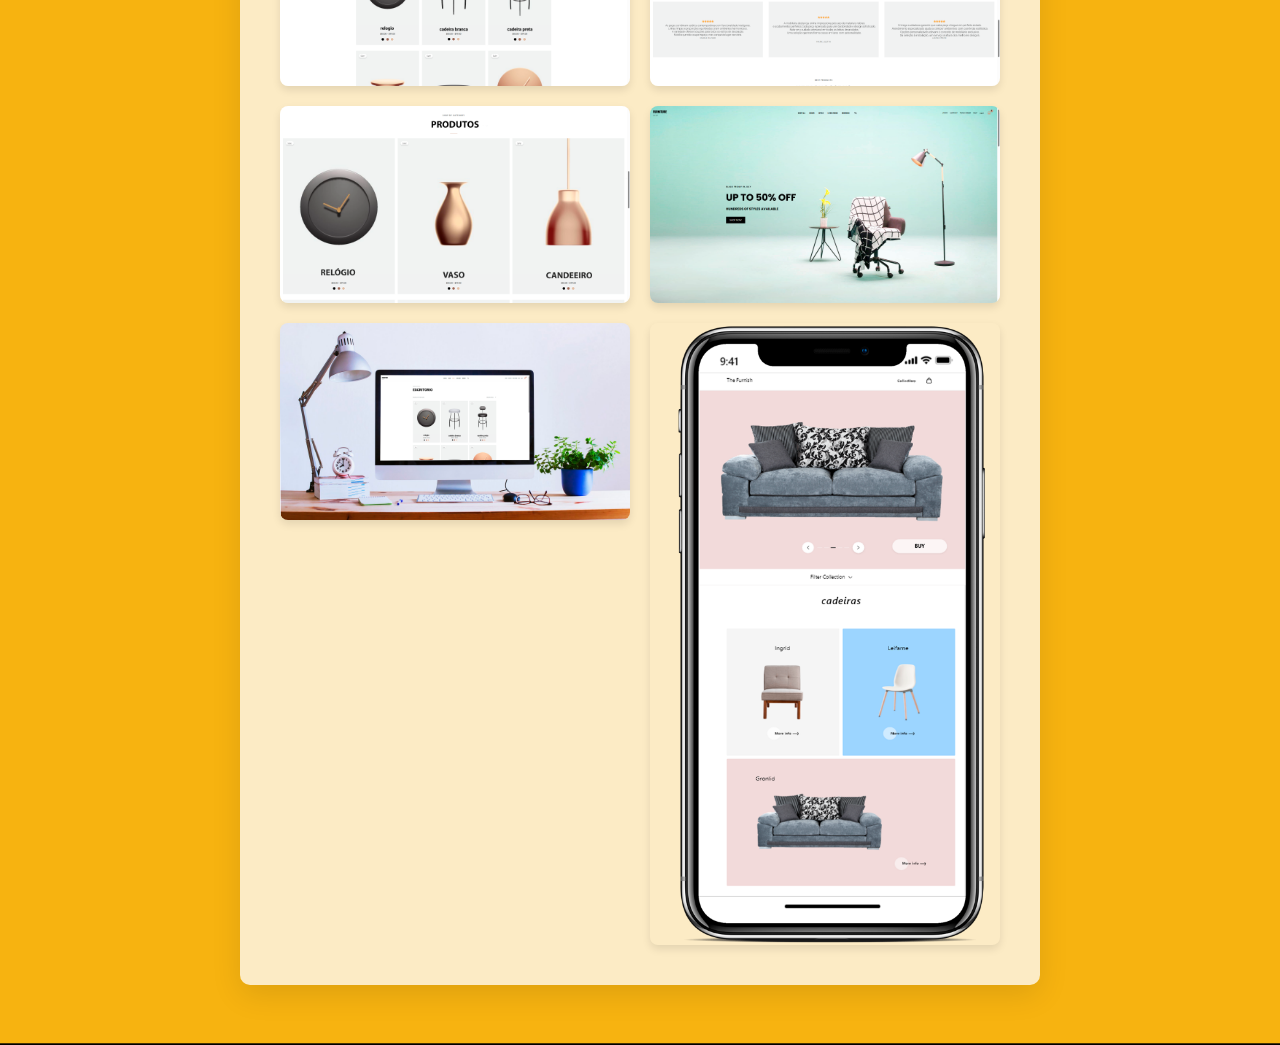
<file: portfolio/visual-identity.html>
<html lang="pt">
<head>
    <meta charset="UTF-8">
    <meta name="viewport" content="width=device-width, initial-scale=1.0">
    <title>Identidade Visual Corporativa | V.Graphiks</title>
    <link rel="stylesheet" href="https://cdnjs.cloudflare.com/ajax/libs/font-awesome/6.4.0/css/all.min.css">
    <link rel="stylesheet" href="../styles.css">
    <style>
        .project-hero {
            background: linear-gradient(135deg, #6e48aa 0%, #9d50bb 100%);
            color: white;
            padding: 60px 0;
            text-align: center;
            margin-bottom: 40px;
            border-radius: 10px;
        }
        
        .project-content {
            display: grid;
            grid-template-columns: 1fr;
            gap: 40px;
        }
        
        .project-details {
            background: white;
            padding: 30px;
            border-radius: 10px;
            box-shadow: 0 4px 12px rgba(0,0,0,0.1);
        }
        
        .project-gallery {
            display: grid;
            grid-template-columns: repeat(auto-fit, minmax(300px, 1fr));
            gap: 20px;
            margin-top: 30px;
        }
        
        .project-gallery img {
            width: 100%;
            border-radius: 8px;
            box-shadow: 0 4px 8px rgba(0,0,0,0.1);
            transition: transform 0.3s;
        }
        
        .project-gallery img:hover {
            transform: scale(1.03);
        }
        
        .back-btn {
            display: inline-block;
            margin-bottom: 30px;
            color: #ffb600;
            font-weight: bold;
            text-decoration: none;
        }
        
        .back-btn i {
            margin-right: 8px;
        }
        
        .brand-colors {
            display: flex;
            gap: 20px;
            margin: 20px 0;
            flex-wrap: wrap;
        }
        
        .color-swatch {
            width: 100px;
            height: 100px;
            border-radius: 8px;
            display: flex;
            align-items: flex-end;
            justify-content: center;
            padding: 10px;
            box-sizing: border-box;
            color: white;
            font-weight: bold;
            text-shadow: 0 1px 3px rgba(0,0,0,0.3);
        }
    </style>
</head>
<body>
    <div class="page-wrapper">
        <div class="main-container">
            <a href="../index.html#portfolio" class="back-btn">
                <i class="fas fa-arrow-left"></i> Voltar ao Portfólio
            </a>
            
            <div class="project-hero">
                <h1>Web design</h1>
                <p>Criação de um site "loja digital"</p>
            </div>
            
            <div class="project-content">
                <div class="project-details">
                    <h2>O Projeto</h2>
                    <p>Desenvolvimento completo de um site como loja online para venda de mobilia</p>
                    
                <div class="project-gallery">
                    <img src="../img/STORE 1.png" alt="">

                </div>

                    <h3>Paleta de Cores</h3>
                    <div class="brand-colors">
                        <div class="color-swatch" style="background-color: #56575a;">CINZA CLARO<br>#56575a</div>
                        <div class="color-swatch" style="background-color: #74979e;">Ciano FUGIDO<br>#74979e</div>
                        <div class="color-swatch" style="background-color: #464244;">CINZENTO<br>#464244</div>
                        <div class="color-swatch" style="background-color: #a57124;">CASTANHO<br>#a57124</div>
                         <div class="color-swatch" style="background-color: #11910d;">VERDE CLARO<br>#11910d</div>
                    </div>
                    
                    <h3>Elementos Visuais</h3>
                    <p>Criamos um sistema de design completo incluindo:</p>
                    <ul>
                        <li>Interface responsivo</li>
                        <li>UX / UI OPTIMIZADO</li>
                        <li>Padrões visuais para aplicações</li>
                        <li>Diretrizes de marca</li>
                    </ul>
                    
                    <div class="project-specs">
                        <h3>Especificações</h3>
                        <div class="specs-grid">
                            <div class="spec-item">
                                <h4>Cliente</h4>
                                <p>UrbanTech Solutions</p>
                            </div>
                            <div class="spec-item">
                                <h4>Ano</h4>
                                <p>2023</p>
                            </div>
                            <div class="spec-item">
                                <h4>Serviços</h4>
                                <p>Branding, Web Design</p>
                            </div>
                        </div>
                    </div>
                </div>
                
                <div class="project-gallery">
                    <img src="../img/STORE 1.png" alt="">
                    <img src="../img/STORE 2.png" alt="">
                    <img src="../img/STORE 3.png" alt="">
                    <img src="../img/STORE 4.png" alt="">
                    <img src="../img/store exemplo.png" alt="">
                    <img src="../img/app.png" alt="">
                </div>
            </div>
        </div>
    </div>

    <script src="../script.js"></script>
</body>
</html>
</file>
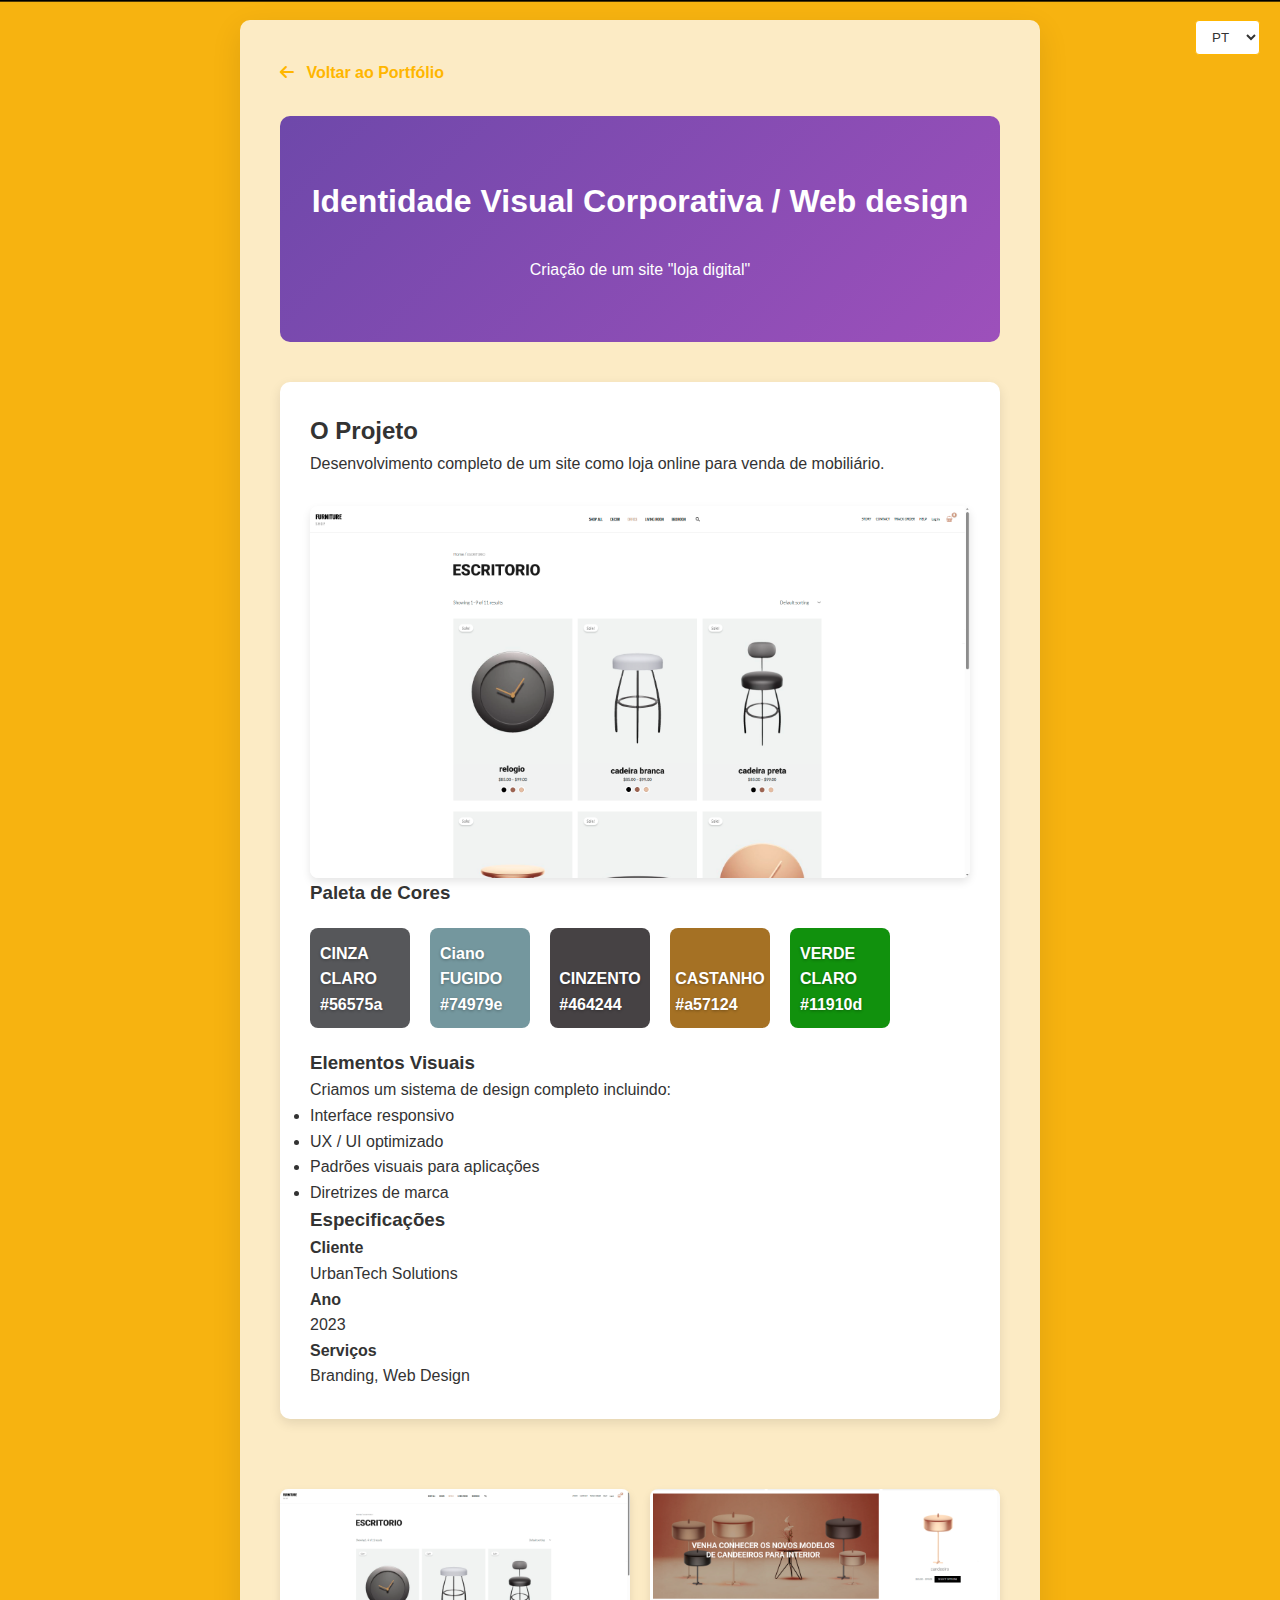
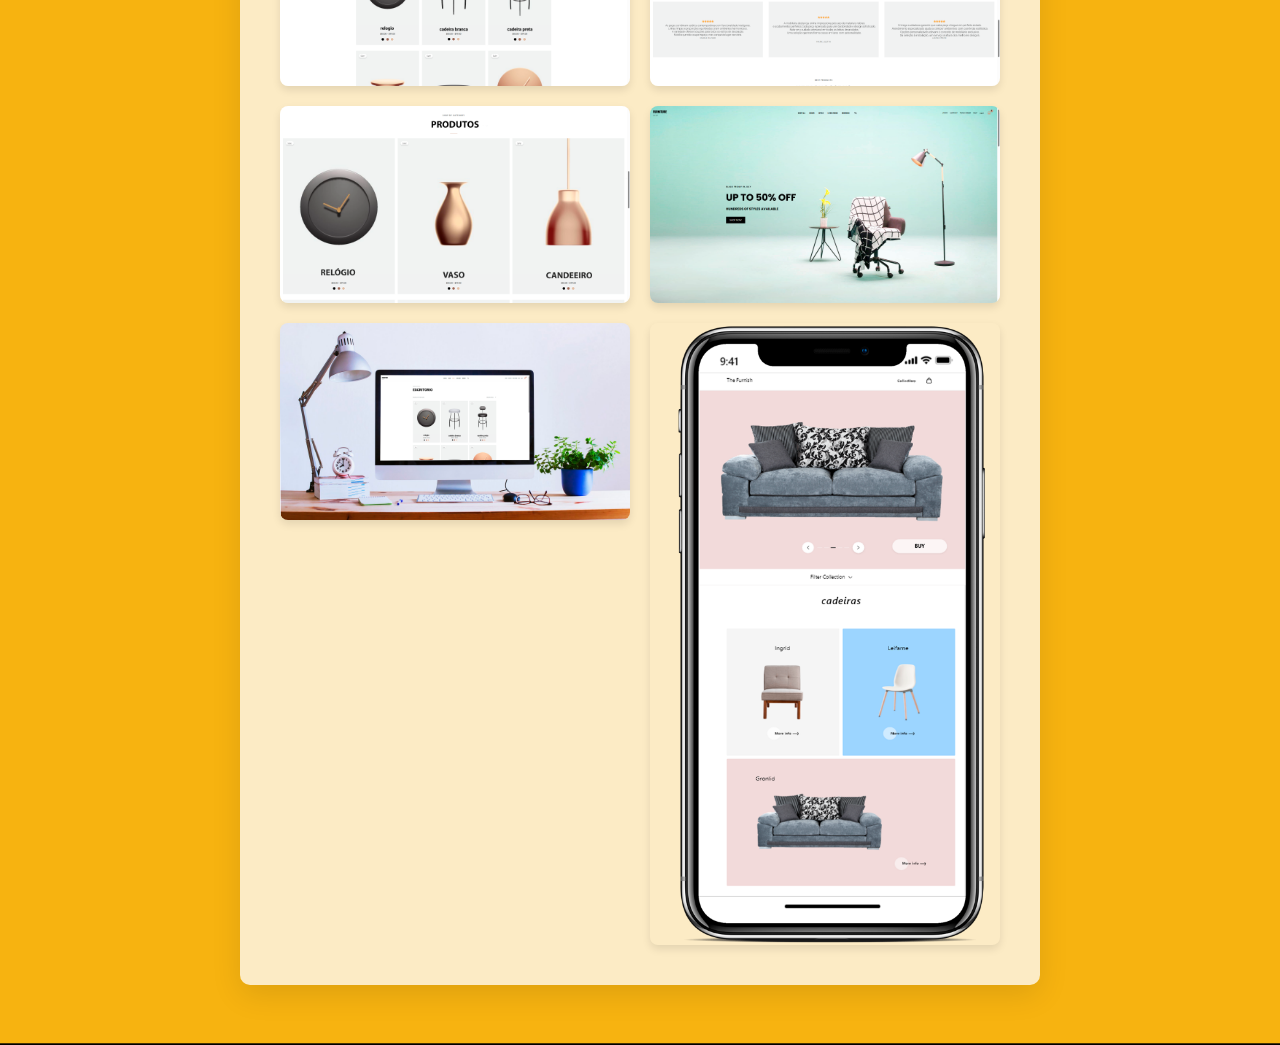
<file: portfolio2e2e2e/identidade-visual-corporativa.html>
<!DOCTYPE html>
<html lang="pt">
<head>
    <meta charset="UTF-8">
    <meta name="viewport" content="width=device-width, initial-scale=1.0">
    <title data-i18n="projectTitleID">Identidade Visual Corporativa / Web design</title>
    <link rel="stylesheet" href="https://cdnjs.cloudflare.com/ajax/libs/font-awesome/6.4.0/css/all.min.css">
    <link rel="stylesheet" href="../styles.css">
    <style>
        .project-hero {
            background: linear-gradient(135deg, #6e48aa 0%, #9d50bb 100%);
            color: white;
            padding: 60px 0;
            text-align: center;
            margin-bottom: 40px;
            border-radius: 10px;
        }

        .project-content {
            display: grid;
            grid-template-columns: 1fr;
            gap: 40px;
        }

        .project-details {
            background: white;
            padding: 30px;
            border-radius: 10px;
            box-shadow: 0 4px 12px rgba(0,0,0,0.1);
        }

        .project-gallery {
            display: grid;
            grid-template-columns: repeat(auto-fit, minmax(300px, 1fr));
            gap: 20px;
            margin-top: 30px;
        }

        .project-gallery img {
            width: 100%;
            border-radius: 8px;
            box-shadow: 0 4px 8px rgba(0,0,0,0.1);
            transition: transform 0.3s;
        }

        .project-gallery img:hover {
            transform: scale(1.03);
        }

        .back-btn {
            display: inline-block;
            margin-bottom: 30px;
            color: #ffb600;
            font-weight: bold;
            text-decoration: none;
        }

        .back-btn i {
            margin-right: 8px;
        }

        .brand-colors {
            display: flex;
            gap: 20px;
            margin: 20px 0;
            flex-wrap: wrap;
        }

        .color-swatch {
            width: 100px;
            height: 100px;
            border-radius: 8px;
            display: flex;
            align-items: flex-end;
            justify-content: center;
            padding: 10px;
            box-sizing: border-box;
            color: white;
            font-weight: bold;
            text-shadow: 0 1px 3px rgba(0,0,0,0.3);
        }

        .language-selector-container {
            position: absolute;
            top: 20px;
            right: 20px;
            z-index: 100;
        }

        .language-selector {
            padding: 8px 12px;
            border-radius: 4px;
            border: 1px solid #ffb600;
            background-color: white;
            color: #333;
            font-family: 'Arial', sans-serif;
            cursor: pointer;
            outline: none;
        }
    </style>
</head>
<body>
    <div class="language-selector-container">
        <select id="language-selector" class="language-selector">
            <option value="pt">PT</option>
            <option value="en">EN</option>
        </select>
    </div>

    <div class="page-wrapper">
        <div class="main-container">
            <a href="../index.html#portfolio" class="back-btn" data-i18n="back">
                <i class="fas fa-arrow-left"></i> Voltar ao Portfólio
            </a>

            <div class="project-hero">
                <h1 data-i18n="projectTitleID">Identidade Visual Corporativa / Web design</h1>
                <p data-i18n="projectSubtitleID">Criação de um site "loja digital"</p>
            </div>

            <div class="project-content">
                <div class="project-details">
                    <h2>O Projeto</h2>
                    <p>Desenvolvimento completo de um site como loja online para venda de mobiliário.</p>

                    <div class="project-gallery">
                        <img src="../img/STORE 1.png" alt="">
                    </div>

                    <h3>Paleta de Cores</h3>
                    <div class="brand-colors">
                        <div class="color-swatch" style="background-color: #56575a;">CINZA CLARO<br>#56575a</div>
                        <div class="color-swatch" style="background-color: #74979e;">Ciano FUGIDO<br>#74979e</div>
                        <div class="color-swatch" style="background-color: #464244;">CINZENTO<br>#464244</div>
                        <div class="color-swatch" style="background-color: #a57124;">CASTANHO<br>#a57124</div>
                        <div class="color-swatch" style="background-color: #11910d;">VERDE CLARO<br>#11910d</div>
                    </div>

                    <h3>Elementos Visuais</h3>
                    <p>Criamos um sistema de design completo incluindo:</p>
                    <ul>
                        <li>Interface responsivo</li>
                        <li>UX / UI optimizado</li>
                        <li>Padrões visuais para aplicações</li>
                        <li>Diretrizes de marca</li>
                    </ul>

                    <div class="project-specs">
                        <h3>Especificações</h3>
                        <div class="specs-grid">
                            <div class="spec-item">
                                <h4>Cliente</h4>
                                <p>UrbanTech Solutions</p>
                            </div>
                            <div class="spec-item">
                                <h4>Ano</h4>
                                <p>2023</p>
                            </div>
                            <div class="spec-item">
                                <h4>Serviços</h4>
                                <p>Branding, Web Design</p>
                            </div>
                        </div>
                    </div>
                </div>

                <div class="project-gallery">
                    <img src="../img/STORE 1.png" alt="">
                    <img src="../img/STORE 2.png" alt="">
                    <img src="../img/STORE 3.png" alt="">
                    <img src="../img/STORE 4.png" alt="">
                    <img src="../img/store exemplo.png" alt="">
                    <img src="../img/app.png" alt="">
                </div>
            </div>
        </div>
    </div>

    <script>
        const translations = {
            pt: {
                back: "Voltar ao Portfólio",
                projectTitleID: "Identidade Visual Corporativa / Web design",
                projectSubtitleID: "Criação de um site \"loja digital\""
            },
            en: {
                back: "Back to Portfolio",
                projectTitleID: "Corporate Visual Identity / Web Design",
                projectSubtitleID: "Creation of a digital shop website"
            }
        };

        const selector = document.getElementById('language-selector');
        selector.addEventListener('change', (e) => {
            const lang = e.target.value;
            document.querySelectorAll('[data-i18n]').forEach(el => {
                const key = el.getAttribute('data-i18n');
                el.textContent = translations[lang][key];
            });
        });
    </script>
</body>
</html>
</file>
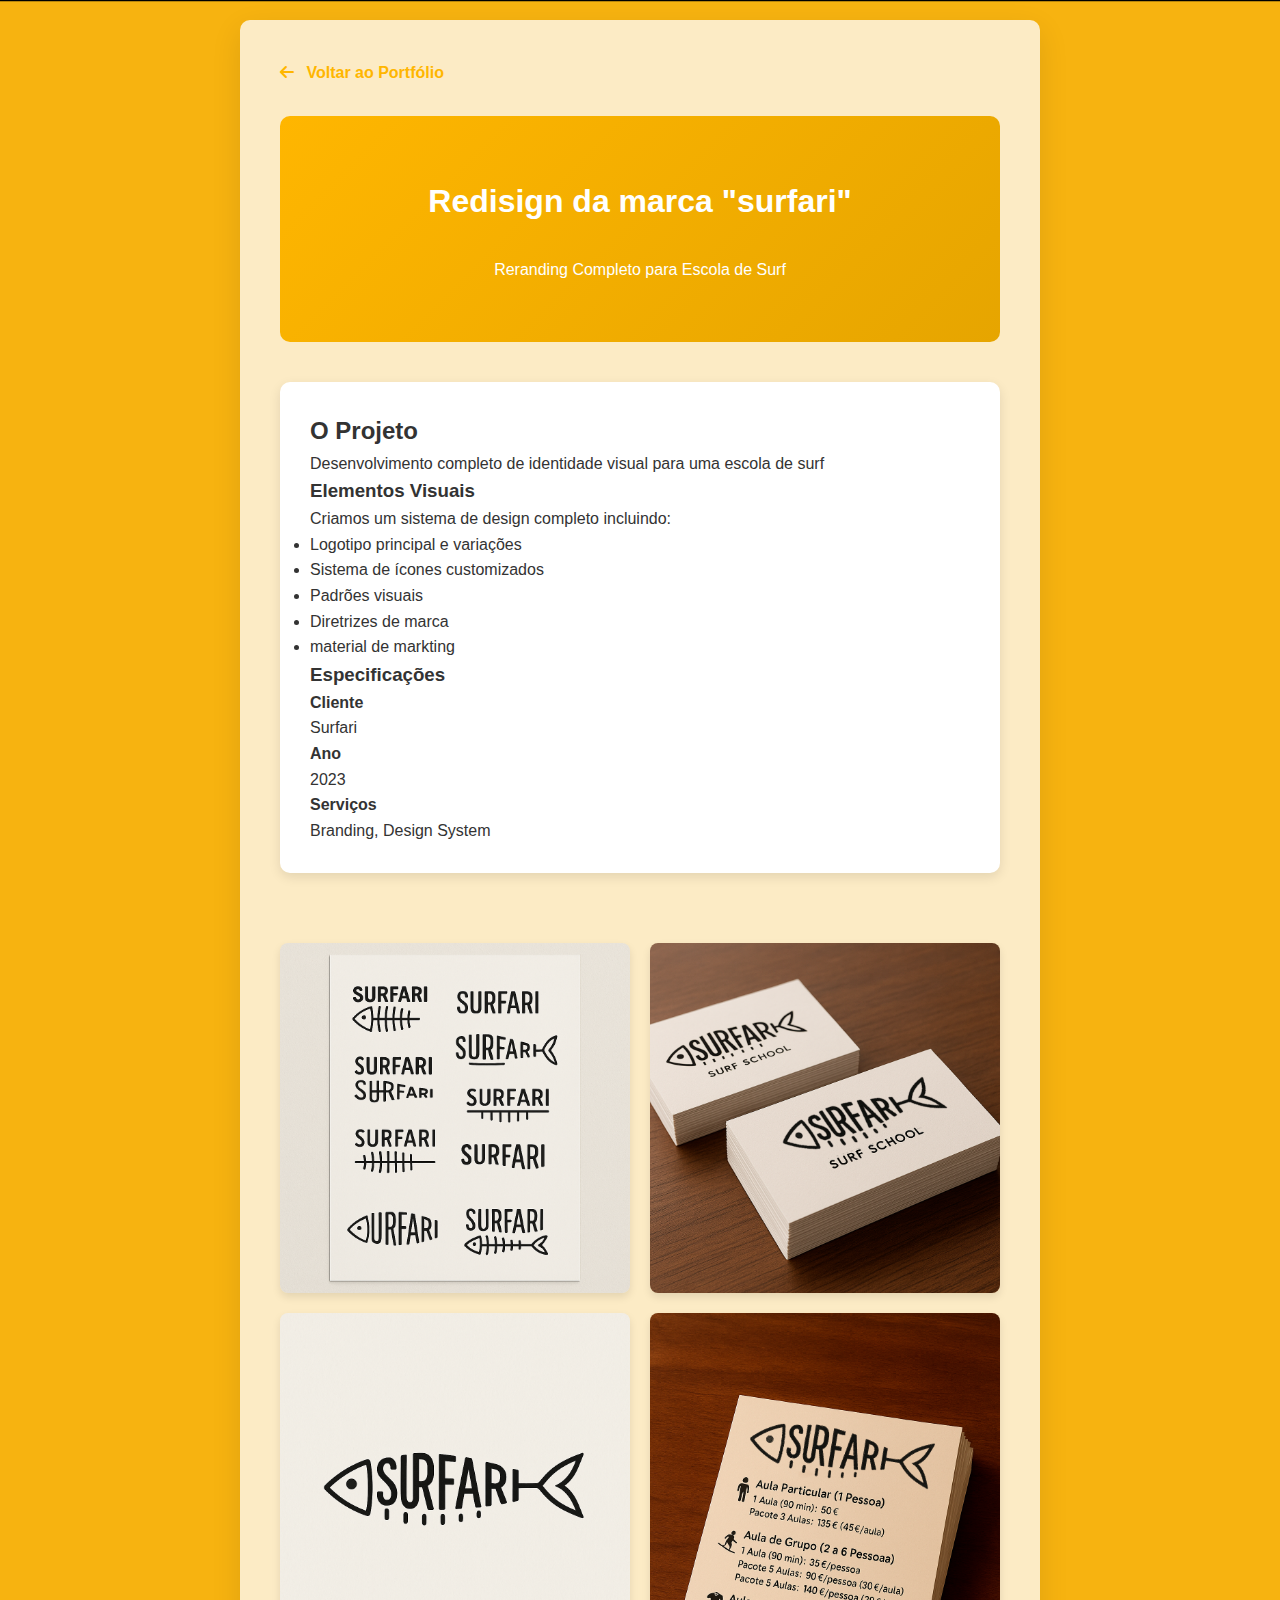
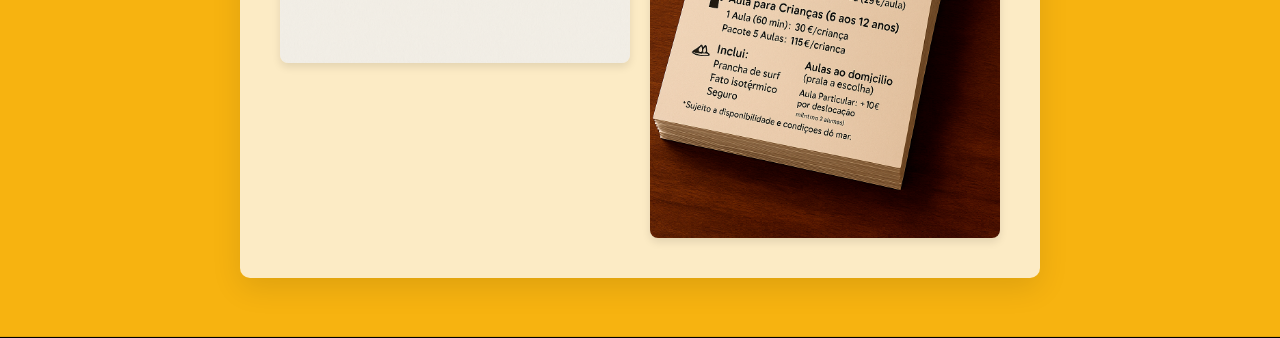
<file: portfolio2e2e2e/surfari.html>
<!DOCTYPE html>
<html lang="pt">
<head>
    <meta charset="UTF-8">
    <meta name="viewport" content="width=device-width, initial-scale=1.0">
    <title>Redesign corporativo - Surfari</title>
    <link rel="stylesheet" href="https://cdnjs.cloudflare.com/ajax/libs/font-awesome/6.4.0/css/all.min.css">
    <link rel="stylesheet" href="../styles.css">
    <style>
        .project-hero {
            background: linear-gradient(135deg, #ffb600 0%, #e6a500 100%);
            color: white;
            padding: 60px 0;
            text-align: center;
            margin-bottom: 40px;
            border-radius: 10px;
        }
        
        .project-content {
            display: grid;
            grid-template-columns: 1fr;
            gap: 40px;
        }
        
        .project-details {
            background: white;
            padding: 30px;
            border-radius: 10px;
            box-shadow: 0 4px 12px rgba(0,0,0,0.1);
        }
        
        .project-gallery {
            display: grid;
            grid-template-columns: repeat(auto-fit, minmax(300px, 1fr));
            gap: 20px;
            margin-top: 30px;
        }
        
        .project-gallery img {
            width: 100%;
            border-radius: 8px;
            box-shadow: 0 4px 8px rgba(0,0,0,0.1);
            transition: transform 0.3s;
        }
        
        .project-gallery img:hover {
            transform: scale(1.03);
        }
        
        .back-btn {
            display: inline-block;
            margin-bottom: 30px;
            color: #ffb600;
            font-weight: bold;
            text-decoration: none;
        }
        
        .back-btn i {
            margin-right: 8px;
        }
        
        .language-selector-container {
            position: absolute;
            top: 20px;
            right: 20px;
            z-index: 100;
        }

        .language-selector {
            padding: 8px 12px;
            border-radius: 4px;
            border: 1px solid #ffb600;
            background-color: white;
            color: #333;
            font-family: 'Arial', sans-serif;
            cursor: pointer;
            outline: none;
        }
    </style>
</head>
<body>
    <div class="page-wrapper">
        <div class="main-container">
            <a href="../index.html#portfolio" class="back-btn">
                <i class="fas fa-arrow-left"></i> Voltar ao Portfólio
            </a>
            
            <div class="project-hero">
                <h1>Redisign da marca "surfari"</h1>
                <p>Reranding Completo para Escola de Surf</p>
            </div>
            
            <div class="project-content">
                <div class="project-details">
                    <h2>O Projeto</h2>
                    <p>Desenvolvimento completo de identidade visual para uma escola de surf</p>
                
                    
                    <h3>Elementos Visuais</h3>
                    <p>Criamos um sistema de design completo incluindo:</p>
                    <ul>
                        <li>Logotipo principal e variações</li>
                        <li>Sistema de ícones customizados</li>
                        <li>Padrões visuais</li>
                        <li>Diretrizes de marca</li>
                        <li>material de markting</li>
                    </ul>
                    
                    <div class="project-specs">
                        <h3>Especificações</h3>
                        <div class="specs-grid">
                            <div class="spec-item">
                                <h4>Cliente</h4>
                                <p>Surfari</p>
                            </div>
                            <div class="spec-item">
                                <h4>Ano</h4>
                                <p>2023</p>
                            </div>
                            <div class="spec-item">
                                <h4>Serviços</h4>
                                <p>Branding, Design System</p>
                            </div>
                        </div>
                    </div>
                </div>
                
                <div class="project-gallery">
                    <img src="../img/Conceitos de Logotipo _Surfari_ em Preto e Branco.png" alt="Logotipo UrbanTech">
                    <img src="../img/ChatGPT Image 19_05_2025, 22_51_04.png" alt="Aplicação em Papelaria">
                    <img src="../img/Logo de Surfari em Preto e Branco.png" alt="Sistema de Ícones">
                    <img src="../img/Flyer de Aulas de Surf.png" alt="Mockup Digital">
                </div>
            </div>
        </div>
    </div>

    <script src="../script.js"></script>
</body>
</html>
</file>
<file: styles.css>
/* Reset e base */
* {
    margin: 0;
    padding: 0;
    box-sizing: border-box;
}

body {
    font-family: 'Arial', sans-serif;
    color: #333;
    line-height: 1.6;

    /* Background SVG aqui */
    background-image: url("img/background.svg");
    background-repeat: no-repeat;
    background-size: cover;
    background-position: center center;

    min-height: 100vh;
}

/* Container principal com alinhamento */
.page-wrapper {
    display: flex;
    flex-direction: column;
    align-items: center;
    padding: 20px 0;
    min-height: 100vh;
}

/* Container da Imagem */
.header-container {
    width: 100%;
    max-width: 880px;
    margin: 20px auto 0;
    padding: 0 20px;
}

.header-image {
    width: 100%;
    max-height: 300px;
    object-fit: cover;
    border-radius: 10px;
    display: block;
    box-shadow: 0 4px 12px rgba(0, 0, 0, 0.1);
}

/* Espaço entre a imagem e o quadrado branco */
.image-spacer {
    height: 30px;
}

/* Container Principal (branco) */
.main-container {
    background-color: #fdf9f3cc; /* Leve transparência para ver o bg? */
    width: 100%;
    max-width: 800px;
    padding: 40px;
    border-radius: 10px;
    box-shadow: 0 10px 30px rgba(0, 0, 0, 0.1);
    margin: 0 auto 40px;
}

/* Títulos e textos */
h1 {
    text-align: center;
    margin-bottom: 30px;
}

.about, .portfolio, .contact-info {
    margin-bottom: 40px;
}

.portfolio h2, .about h2, .contact-info h2 {
    border-bottom: 2px solid #ffb600;
    padding-bottom: 10px;
}

.portfolio-grid {
    display: grid;
    grid-template-columns: repeat(auto-fit, minmax(200px, 1fr));
    gap: 20px;
    margin-top: 20px;
}

.portfolio-item {
    background: #fff;
    border-radius: 8px;
    overflow: hidden;
    box-shadow: 0 4px 8px rgba(0,0,0,0.1);
    transition: transform 0.3s ease;
    text-decoration: none;
    color: inherit;
}

.portfolio-item:hover {
    transform: translateY(-5px);
}

.portfolio-placeholder {
    height: 150px;
    display: flex;
    align-items: center;
    justify-content: center;
    font-size: 3rem;
    color: white;
}

.portfolio-item p {
    padding: 15px;
    font-weight: bold;
    text-align: center;
}

/* Contact Info */
.contact-info {
    background-color: #fff;
    padding: 20px;
    border-radius: 8px;
    box-shadow: 0 4px 8px rgba(0,0,0,0.05);
}

.contact-info p {
    display: flex;
    align-items: center;
    margin: 15px 0;
}

.contact-icon {
    color: #ffb600;
    margin-right: 10px;
    width: 20px;
    text-align: center;
}

/* Botão Gmail */
.gmail-btn {
    display: inline-flex;
    align-items: center;
    background-color: #ffb600;
    color: #333;
    padding: 12px 25px;
    border-radius: 4px;
    text-decoration: none;
    font-weight: bold;
    margin-top: 10px;
    cursor: pointer;
    border: none;
    font-family: inherit;
    transition: all 0.3s ease;
    font-size: 1em;
}

.gmail-btn i {
    margin-right: 8px;
}

.gmail-btn:hover {
    background-color: #e6a500;
    transform: translateY(-2px);
    box-shadow: 0 4px 8px rgba(0, 0, 0, 0.1);
}

/* Footer */
footer {
    text-align: center;
    margin-top: 40px;
    color: #777;
    font-size: 14px;
}

/* Responsividade */
@media (max-width: 768px) {
    .header-container, .main-container {
        width: 90%;
        padding: 0 15px;
    }

    .main-container {
        padding: 30px;
    }

    .image-spacer {
        height: 20px;
    }

    .portfolio-grid {
        grid-template-columns: 1fr;
    }
}
</file>
